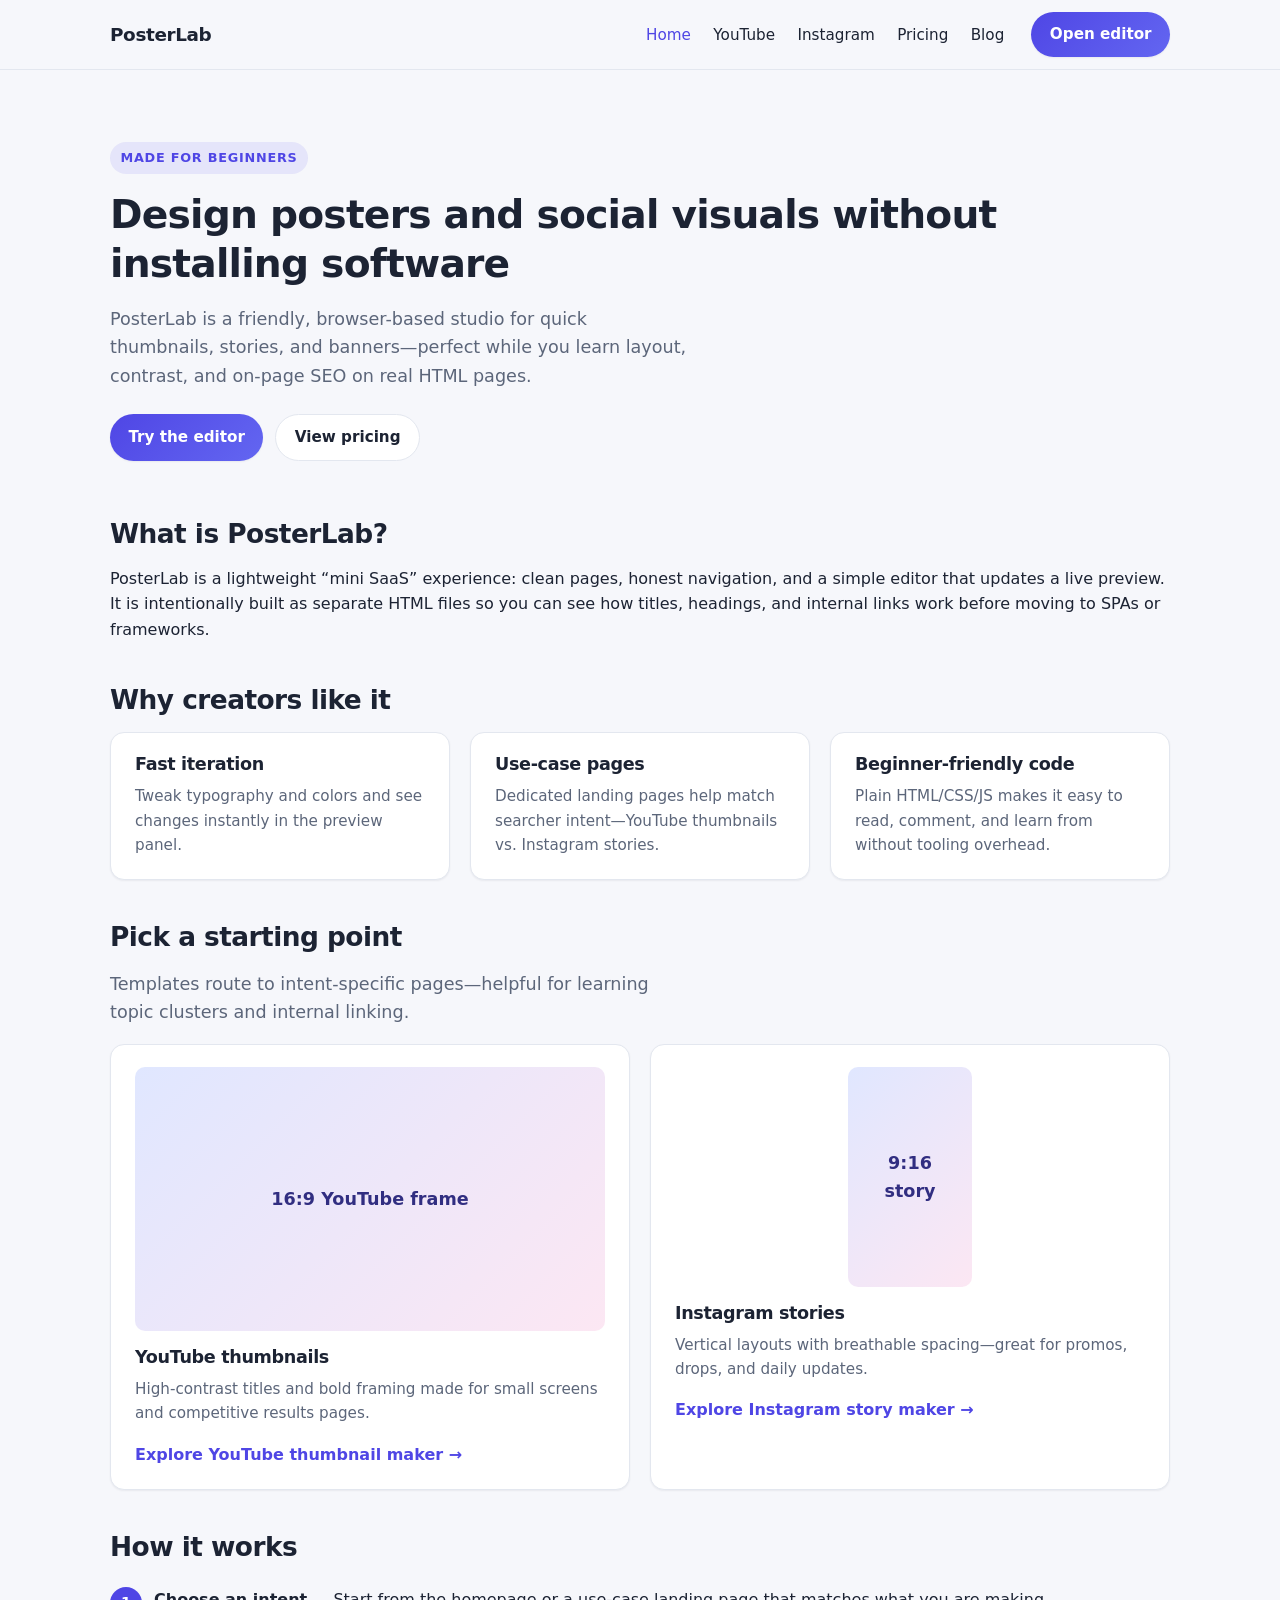
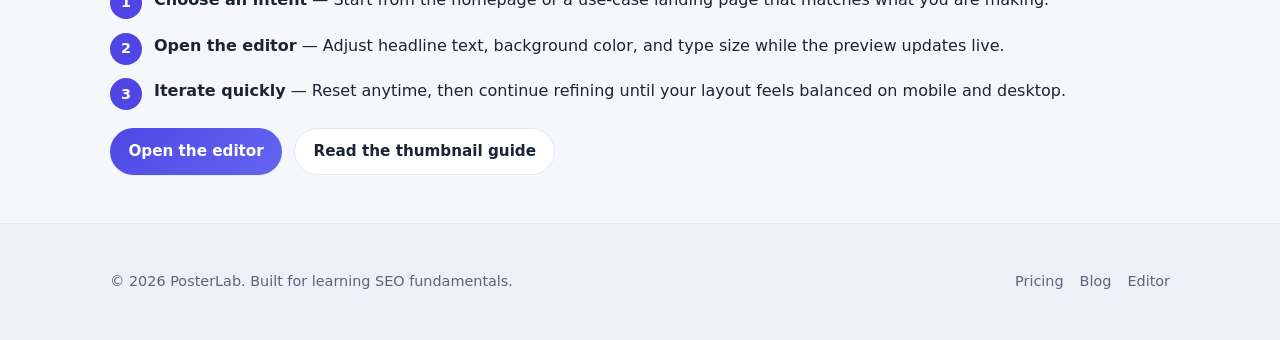
<file: index.html>
<!-- SEO note: This page is a real HTML document with its own title, metadata, heading, and crawlable internal links. -->
<!DOCTYPE html>
<html lang="en">

<head>
  <meta charset="UTF-8" />
  <meta name="viewport" content="width=device-width, initial-scale=1.0" />
  <meta name="google-site-verification" content="ml-8tDkdAWOoamOZ57Qh0mceXshPNhxalPN2wRRZwKE" />
  <!-- Unique title: shown in search results and browser tabs; keep it specific to this page. -->
  <title>PosterLab — Simple posters, banners &amp; thumbnails for creators</title>
  <!-- Meta description: summarize THIS page in ~150–160 characters; avoid duplicate boilerplate sitewide. -->
  <meta name="description"
    content="PosterLab helps you design posters, banners, and social visuals in your browser. Start free, pick a use case, and open the editor in seconds." />
  <link rel="stylesheet" href="css/style.css" />
</head>

<body>
  <!-- Site header: use <header> for landmark navigation (semantic HTML helps accessibility & clarity for crawlers). -->
  <header class="site-header">
    <div class="site-header__inner">
      <a class="logo" href="index.html">PosterLab</a>
      <nav class="nav" aria-label="Primary navigation">
        <button class="nav__toggle" type="button" data-nav-toggle aria-expanded="false" aria-controls="primary-menu">
          Menu
        </button>
        <ul id="primary-menu" class="nav__list" data-nav-menu>
          <li><a class="nav__link" href="index.html" data-nav-path="index.html">Home</a></li>
          <li><a class="nav__link" href="youtube-thumbnail.html" data-nav-path="youtube-thumbnail.html">YouTube</a></li>
          <li><a class="nav__link" href="instagram-story-maker.html"
              data-nav-path="instagram-story-maker.html">Instagram</a></li>
          <li><a class="nav__link" href="pricing.html" data-nav-path="pricing.html">Pricing</a></li>
          <li><a class="nav__link" href="blog-how-to-make-youtube-thumbnail.html"
              data-nav-path="blog-how-to-make-youtube-thumbnail.html">Blog</a></li>
          <li class="nav__cta"><a class="btn btn--primary" href="editor.html">Open editor</a></li>
        </ul>
      </nav>
    </div>
  </header>

  <main id="main-content">
    <div class="container">
      <!-- One clear H1 per page: the primary topic for this document. -->
      <section class="hero" aria-labelledby="hero-heading">
        <span class="badge">Made for beginners</span>
        <h1 id="hero-heading">Design posters and social visuals without installing software</h1>
        <p class="lead">
          PosterLab is a friendly, browser-based studio for quick thumbnails, stories, and banners—perfect while you
          learn layout, contrast, and on-page SEO on real HTML pages.
        </p>
        <div class="btn-group">
          <a class="btn btn--primary" href="editor.html">Try the editor</a>
          <a class="btn btn--secondary" href="pricing.html">View pricing</a>
        </div>
      </section>

      <!-- Section with a heading: breaks content into meaningful chunks for readers and outline parsing. -->
      <section aria-labelledby="about-heading">
        <h2 id="about-heading">What is PosterLab?</h2>
        <p>
          PosterLab is a lightweight “mini SaaS” experience: clean pages, honest navigation, and a simple editor that
          updates a live preview. It is intentionally built as separate HTML files so you can see how titles, headings,
          and internal links work before moving to SPAs or frameworks.
        </p>
      </section>

      <section aria-labelledby="features-heading">
        <h2 id="features-heading">Why creators like it</h2>
        <div class="grid grid--3">
          <article class="card">
            <h3 class="card__title">Fast iteration</h3>
            <p class="card__text">Tweak typography and colors and see changes instantly in the preview panel.</p>
          </article>
          <article class="card">
            <h3 class="card__title">Use-case pages</h3>
            <p class="card__text">Dedicated landing pages help match searcher intent—YouTube thumbnails vs. Instagram
              stories.</p>
          </article>
          <article class="card">
            <h3 class="card__title">Beginner-friendly code</h3>
            <p class="card__text">Plain HTML/CSS/JS makes it easy to read, comment, and learn from without tooling
              overhead.</p>
          </article>
        </div>
      </section>

      <section aria-labelledby="templates-heading">
        <h2 id="templates-heading">Pick a starting point</h2>
        <p class="lead">Templates route to intent-specific pages—helpful for learning topic clusters and internal
          linking.</p>
        <div class="grid grid--2">
          <article class="card">
            <div class="mock-thumb" aria-hidden="true">16:9 YouTube frame</div>
            <h3 class="card__title">YouTube thumbnails</h3>
            <p class="card__text">High-contrast titles and bold framing made for small screens and competitive results
              pages.</p>
            <a class="card__link" href="youtube-thumbnail.html">Explore YouTube thumbnail maker →</a>
          </article>
          <article class="card">
            <div class="mock-thumb mock-story" aria-hidden="true">9:16 story</div>
            <h3 class="card__title">Instagram stories</h3>
            <p class="card__text">Vertical layouts with breathable spacing—great for promos, drops, and daily updates.
            </p>
            <a class="card__link" href="instagram-story-maker.html">Explore Instagram story maker →</a>
          </article>
        </div>
      </section>

      <section aria-labelledby="how-heading">
        <h2 id="how-heading">How it works</h2>
        <ol class="steps">
          <li><strong>Choose an intent</strong> — Start from the homepage or a use-case landing page that matches what
            you are making.</li>
          <li><strong>Open the editor</strong> — Adjust headline text, background color, and type size while the preview
            updates live.</li>
          <li><strong>Iterate quickly</strong> — Reset anytime, then continue refining until your layout feels balanced
            on mobile and desktop.</li>
        </ol>
        <div class="btn-group">
          <a class="btn btn--primary" href="editor.html">Open the editor</a>
          <a class="btn btn--secondary" href="blog-how-to-make-youtube-thumbnail.html">Read the thumbnail guide</a>
        </div>
      </section>
    </div>
  </main>

  <footer class="site-footer">
    <div class="site-footer__inner">
      <p>© <span data-year></span> PosterLab. Built for learning SEO fundamentals.</p>
      <nav class="footer-nav" aria-label="Footer">
        <a href="pricing.html">Pricing</a>
        <a href="blog-how-to-make-youtube-thumbnail.html">Blog</a>
        <a href="editor.html">Editor</a>
      </nav>
    </div>
  </footer>

  <script src="js/main.js" defer></script>
</body>

</html>
</file>
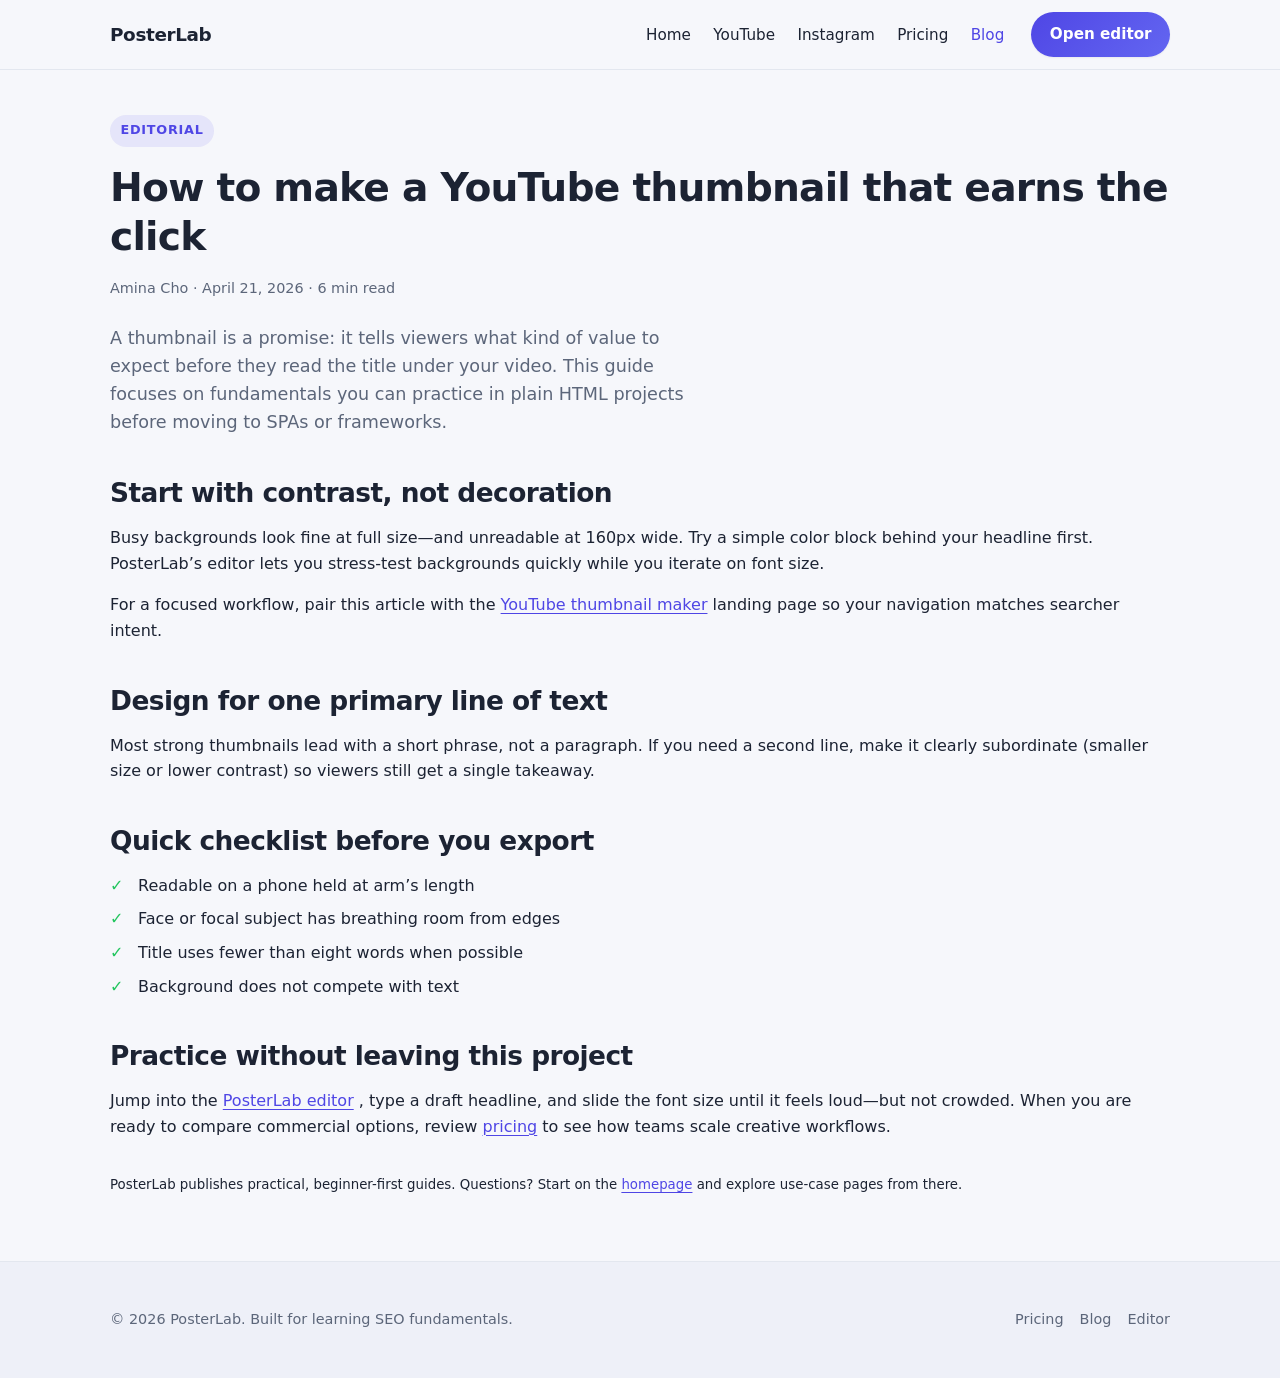
<file: blog-how-to-make-youtube-thumbnail.html>
<!-- SEO note: This page is a real HTML document with its own title, metadata, heading, and crawlable internal links. -->
<!DOCTYPE html>
<html lang="en">
<head>
  <meta charset="UTF-8" />
  <meta name="viewport" content="width=device-width, initial-scale=1.0" />
  <title>How to Make a YouTube Thumbnail That Gets Clicks (Beginner Guide) | PosterLab</title>
  <meta
    name="description"
    content="Step-by-step basics: contrast, readable titles, and testing at small sizes—plus links to PosterLab’s editor and YouTube landing page for hands-on practice."
  />
  <link rel="stylesheet" href="css/style.css" />
</head>
<body>
  <header class="site-header">
    <div class="site-header__inner">
      <a class="logo" href="index.html">PosterLab</a>
      <nav class="nav" aria-label="Primary navigation">
        <button
          class="nav__toggle"
          type="button"
          data-nav-toggle
          aria-expanded="false"
          aria-controls="primary-menu"
        >
          Menu
        </button>
        <ul id="primary-menu" class="nav__list" data-nav-menu>
          <li><a class="nav__link" href="index.html" data-nav-path="index.html">Home</a></li>
          <li><a class="nav__link" href="youtube-thumbnail.html" data-nav-path="youtube-thumbnail.html">YouTube</a></li>
          <li><a class="nav__link" href="instagram-story-maker.html" data-nav-path="instagram-story-maker.html">Instagram</a></li>
          <li><a class="nav__link" href="pricing.html" data-nav-path="pricing.html">Pricing</a></li>
          <li><a class="nav__link" href="blog-how-to-make-youtube-thumbnail.html" data-nav-path="blog-how-to-make-youtube-thumbnail.html">Blog</a></li>
          <li class="nav__cta"><a class="btn btn--primary" href="editor.html">Open editor</a></li>
        </ul>
      </nav>
    </div>
  </header>

  <main id="main-content">
    <div class="container prose">
      <!-- Use <article> for standalone content; good semantic signal for blog posts. -->
      <article itemscope itemtype="https://schema.org/Article">
        <header>
          <p class="badge">Editorial</p>
          <!-- Article title: the H1 should closely align with the <title> (same topic, not duplicate spam). -->
          <h1 itemprop="headline">How to make a YouTube thumbnail that earns the click</h1>
          <p class="article-meta">
            <span itemprop="author" itemscope itemtype="https://schema.org/Person">
              <span itemprop="name">Amina Cho</span>
            </span>
            ·
            <time itemprop="datePublished" datetime="2026-04-21">April 21, 2026</time>
            · 6 min read
          </p>
        </header>

        <p class="lead" itemprop="description">
          A thumbnail is a promise: it tells viewers what kind of value to expect before they read the title under your video. This guide focuses on fundamentals you can practice in plain HTML projects before moving to SPAs or frameworks.
        </p>

        <section aria-labelledby="blog-contrast">
          <h2 id="blog-contrast">Start with contrast, not decoration</h2>
          <p>
            Busy backgrounds look fine at full size—and unreadable at 160px wide. Try a simple color block behind your headline first. PosterLab’s editor lets you stress-test backgrounds quickly while you iterate on font size.
          </p>
          <p>
            For a focused workflow, pair this article with the
            <a href="youtube-thumbnail.html">YouTube thumbnail maker</a>
            landing page so your navigation matches searcher intent.
          </p>
        </section>

        <section aria-labelledby="blog-type">
          <h2 id="blog-type">Design for one primary line of text</h2>
          <p>
            Most strong thumbnails lead with a short phrase, not a paragraph. If you need a second line, make it clearly subordinate (smaller size or lower contrast) so viewers still get a single takeaway.
          </p>
        </section>

        <section aria-labelledby="blog-checklist">
          <h2 id="blog-checklist">Quick checklist before you export</h2>
          <ul class="checklist">
            <li>Readable on a phone held at arm’s length</li>
            <li>Face or focal subject has breathing room from edges</li>
            <li>Title uses fewer than eight words when possible</li>
            <li>Background does not compete with text</li>
          </ul>
        </section>

        <section aria-labelledby="blog-practice">
          <h2 id="blog-practice">Practice without leaving this project</h2>
          <p>
            Jump into the
            <a href="editor.html">PosterLab editor</a>
            , type a draft headline, and slide the font size until it feels loud—but not crowded. When you are ready to compare commercial options, review
            <a href="pricing.html">pricing</a>
            to see how teams scale creative workflows.
          </p>
        </section>

        <footer>
          <p>
            <small>PosterLab publishes practical, beginner-first guides. Questions? Start on the
              <a href="index.html">homepage</a>
              and explore use-case pages from there.</small>
          </p>
        </footer>
      </article>
    </div>
  </main>

  <footer class="site-footer">
    <div class="site-footer__inner">
      <p>© <span data-year></span> PosterLab. Built for learning SEO fundamentals.</p>
      <nav class="footer-nav" aria-label="Footer">
        <a href="pricing.html">Pricing</a>
        <a href="blog-how-to-make-youtube-thumbnail.html">Blog</a>
        <a href="editor.html">Editor</a>
      </nav>
    </div>
  </footer>

  <script src="js/main.js" defer></script>
</body>
</html>
</file>
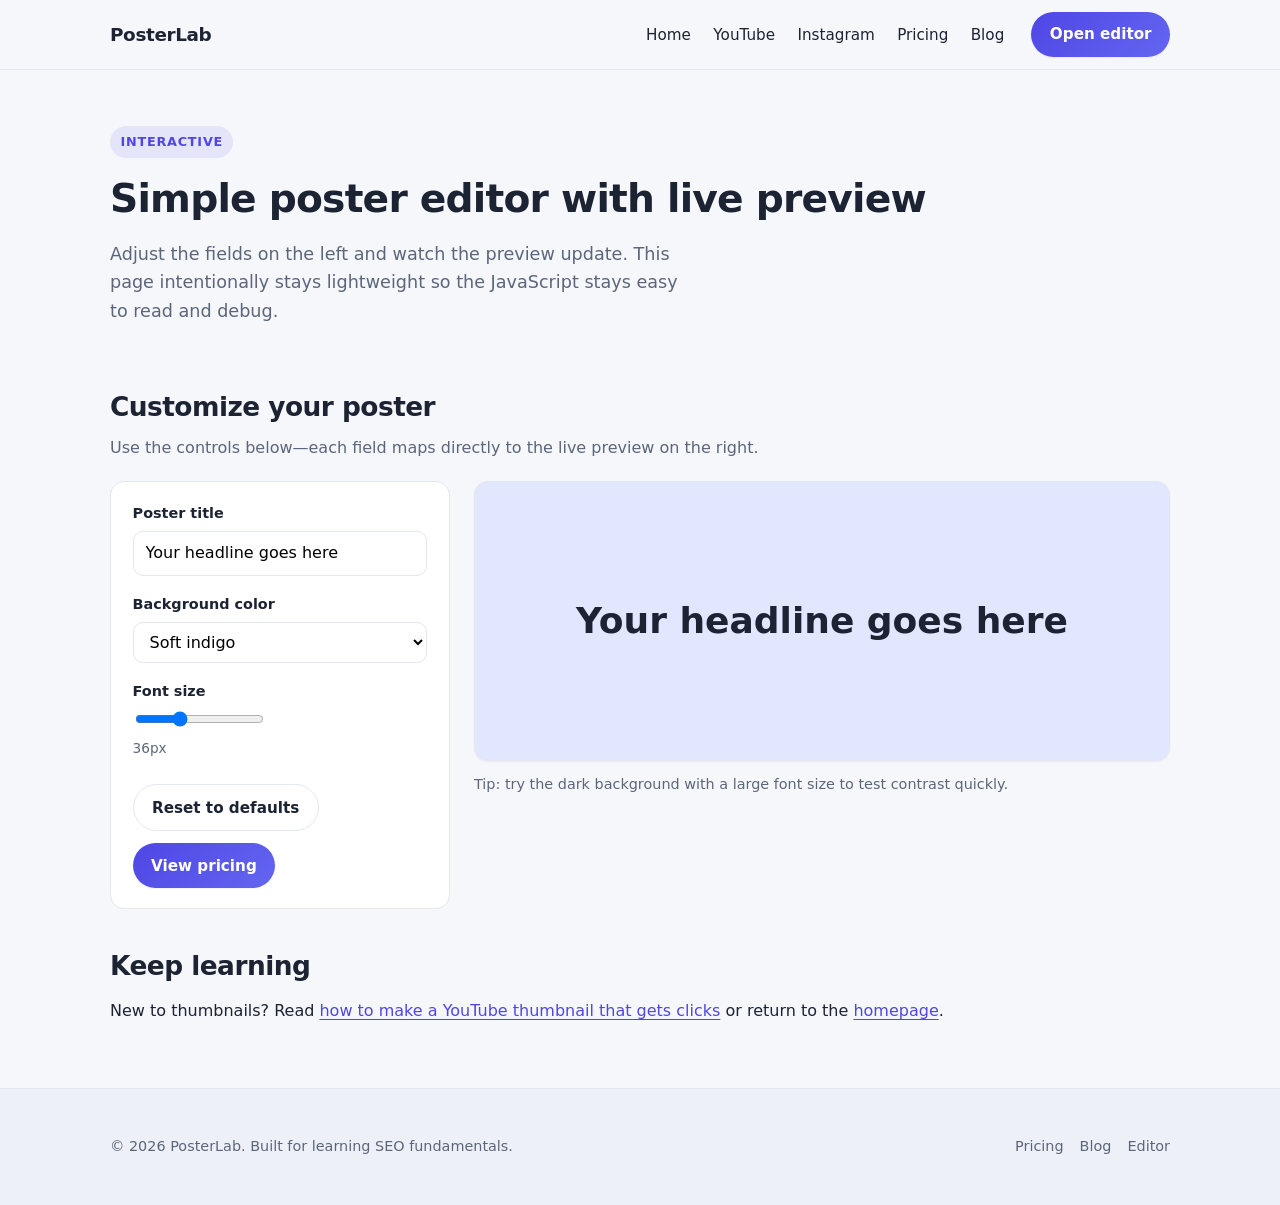
<file: editor.html>
<!-- SEO note: This page is a real HTML document with its own title, metadata, heading, and crawlable internal links. -->
<!DOCTYPE html>
<html lang="en">
<head>
  <meta charset="UTF-8" />
  <meta name="viewport" content="width=device-width, initial-scale=1.0" />
  <title>Poster Editor — Live preview for headlines &amp; colors | PosterLab</title>
  <meta
    name="description"
    content="Use PosterLab’s simple editor: set a headline, pick a background, scale type, and preview instantly. Reset any time—built with vanilla JavaScript for learning."
  />
  <link rel="stylesheet" href="css/style.css" />
</head>
<body>
  <header class="site-header">
    <div class="site-header__inner">
      <a class="logo" href="index.html">PosterLab</a>
      <nav class="nav" aria-label="Primary navigation">
        <button
          class="nav__toggle"
          type="button"
          data-nav-toggle
          aria-expanded="false"
          aria-controls="primary-menu"
        >
          Menu
        </button>
        <ul id="primary-menu" class="nav__list" data-nav-menu>
          <li><a class="nav__link" href="index.html" data-nav-path="index.html">Home</a></li>
          <li><a class="nav__link" href="youtube-thumbnail.html" data-nav-path="youtube-thumbnail.html">YouTube</a></li>
          <li><a class="nav__link" href="instagram-story-maker.html" data-nav-path="instagram-story-maker.html">Instagram</a></li>
          <li><a class="nav__link" href="pricing.html" data-nav-path="pricing.html">Pricing</a></li>
          <li><a class="nav__link" href="blog-how-to-make-youtube-thumbnail.html" data-nav-path="blog-how-to-make-youtube-thumbnail.html">Blog</a></li>
          <li class="nav__cta"><a class="btn btn--primary" href="editor.html">Open editor</a></li>
        </ul>
      </nav>
    </div>
  </header>

  <main id="main-content">
    <div class="container">
      <section class="hero hero--compact" aria-labelledby="editor-hero">
        <span class="badge">Interactive</span>
        <h1 id="editor-hero">Simple poster editor with live preview</h1>
        <p class="lead">
          <!-- Forms + labeled controls: good for accessibility and clear content relationships. -->
          Adjust the fields on the left and watch the preview update. This page intentionally stays lightweight so the JavaScript stays easy to read and debug.
        </p>
      </section>

      <section aria-labelledby="controls-heading">
        <h2 id="controls-heading">Customize your poster</h2>
        <p style="color: var(--color-muted); margin-top: -0.25rem">
          Use the controls below—each field maps directly to the live preview on the right.
        </p>

        <div class="editor-layout" style="margin-top: 1.25rem">
        <div class="panel">
          <div class="form-group">
            <label for="poster-title">Poster title</label>
            <input class="input" type="text" id="poster-title" name="poster-title" value="Your headline goes here" autocomplete="off" />
          </div>

          <div class="form-group">
            <label for="bg-color">Background color</label>
            <!-- Native <select>: accessible, no dependencies, works everywhere. -->
            <select class="select" id="bg-color" name="bg-color">
              <option value="#e0e7ff">Soft indigo</option>
              <option value="#fce7f3">Rose mist</option>
              <option value="#ecfccb">Mint</option>
              <option value="#fef3c7">Warm sand</option>
              <option value="#1e293b">Slate (dark)</option>
            </select>
          </div>

          <div class="form-group">
            <label for="font-size">Font size</label>
            <input type="range" id="font-size" name="font-size" min="18" max="72" value="36" />
            <p class="range-value" id="font-size-value" aria-live="polite">36px</p>
          </div>

          <div class="btn-group">
            <button class="btn btn--secondary" type="button" id="reset-editor">Reset to defaults</button>
            <a class="btn btn--primary" href="pricing.html">View pricing</a>
          </div>
        </div>

        <div>
          <h3 class="sr-only">Live preview</h3>
          <!-- Preview is a live region visually; font size label uses aria-live for screen reader updates. -->
          <div id="preview-box" class="preview-box">
            <p id="preview-title" class="preview-box__title">Your headline goes here</p>
          </div>
          <p style="margin-top: 0.75rem; color: var(--color-muted); font-size: 0.9rem">
            Tip: try the dark background with a large font size to test contrast quickly.
          </p>
        </div>
        </div>
      </section>

      <section aria-labelledby="next-read">
        <h2 id="next-read">Keep learning</h2>
        <p>
          New to thumbnails? Read
          <a href="blog-how-to-make-youtube-thumbnail.html">how to make a YouTube thumbnail that gets clicks</a>
          or return to the
          <a href="index.html">homepage</a>.
        </p>
      </section>
    </div>
  </main>

  <footer class="site-footer">
    <div class="site-footer__inner">
      <p>© <span data-year></span> PosterLab. Built for learning SEO fundamentals.</p>
      <nav class="footer-nav" aria-label="Footer">
        <a href="pricing.html">Pricing</a>
        <a href="blog-how-to-make-youtube-thumbnail.html">Blog</a>
        <a href="editor.html">Editor</a>
      </nav>
    </div>
  </footer>

  <script src="js/main.js" defer></script>
  <script src="js/editor.js" defer></script>
</body>
</html>
</file>
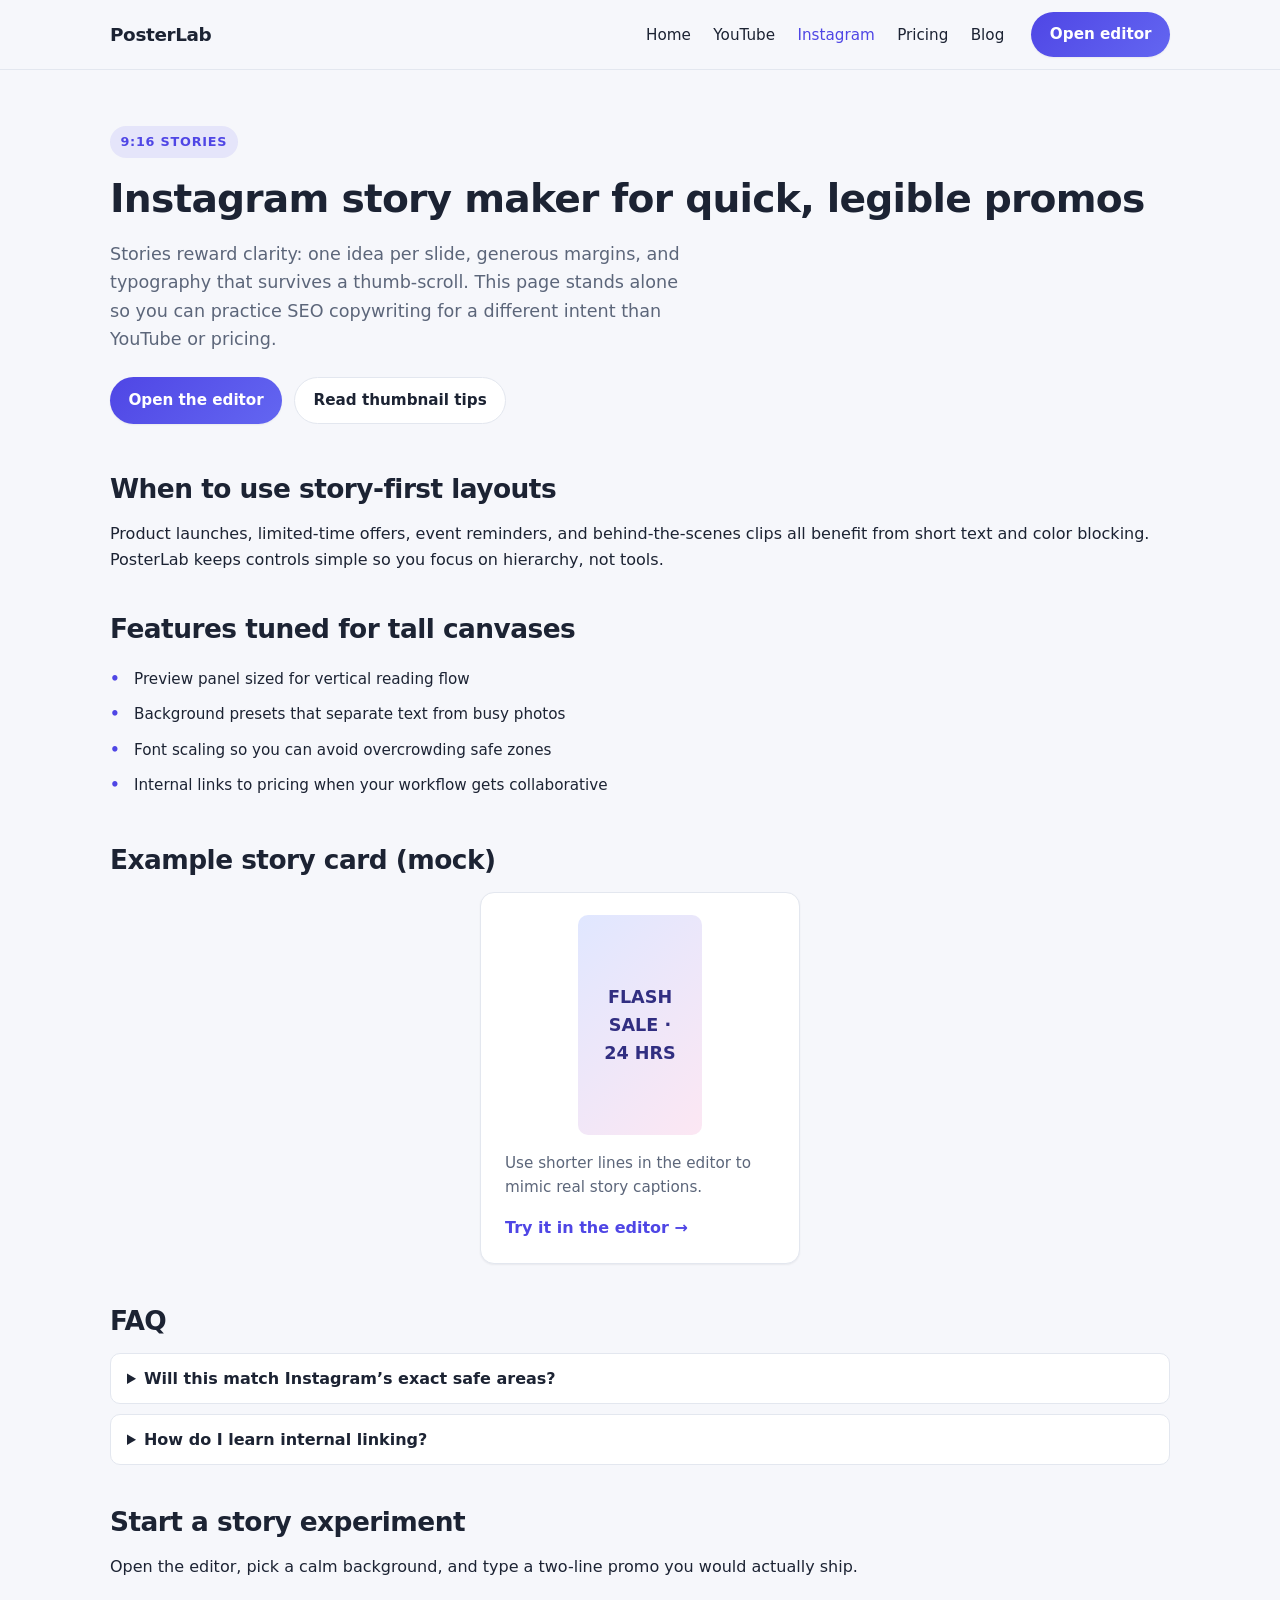
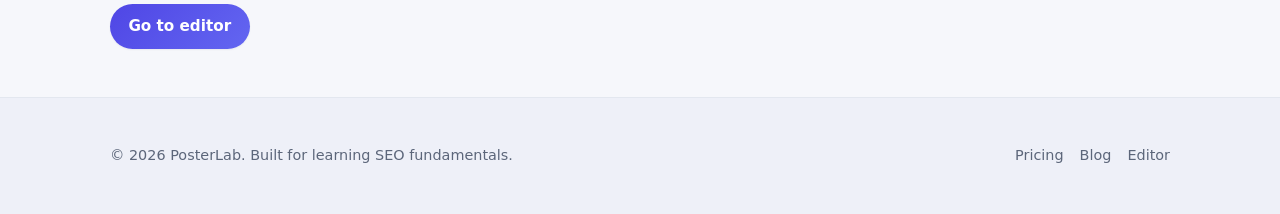
<file: instagram-story-maker.html>
<!-- SEO note: This page is a real HTML document with its own title, metadata, heading, and crawlable internal links. -->
<!DOCTYPE html>
<html lang="en">
<head>
  <meta charset="UTF-8" />
  <meta name="viewport" content="width=device-width, initial-scale=1.0" />
  <title>Instagram Story Maker — Vertical layouts for daily updates | PosterLab</title>
  <meta
    name="description"
    content="Plan Instagram story slides with PosterLab. Tall preview, simple controls, and an editor that updates live—perfect for promos, reminders, and story-first campaigns."
  />
  <link rel="stylesheet" href="css/style.css" />
</head>
<body>
  <header class="site-header">
    <div class="site-header__inner">
      <a class="logo" href="index.html">PosterLab</a>
      <nav class="nav" aria-label="Primary navigation">
        <button
          class="nav__toggle"
          type="button"
          data-nav-toggle
          aria-expanded="false"
          aria-controls="primary-menu"
        >
          Menu
        </button>
        <ul id="primary-menu" class="nav__list" data-nav-menu>
          <li><a class="nav__link" href="index.html" data-nav-path="index.html">Home</a></li>
          <li><a class="nav__link" href="youtube-thumbnail.html" data-nav-path="youtube-thumbnail.html">YouTube</a></li>
          <li><a class="nav__link" href="instagram-story-maker.html" data-nav-path="instagram-story-maker.html">Instagram</a></li>
          <li><a class="nav__link" href="pricing.html" data-nav-path="pricing.html">Pricing</a></li>
          <li><a class="nav__link" href="blog-how-to-make-youtube-thumbnail.html" data-nav-path="blog-how-to-make-youtube-thumbnail.html">Blog</a></li>
          <li class="nav__cta"><a class="btn btn--primary" href="editor.html">Open editor</a></li>
        </ul>
      </nav>
    </div>
  </header>

  <main id="main-content">
    <div class="container">
      <section class="hero hero--compact" aria-labelledby="ig-hero">
        <span class="badge">9:16 stories</span>
        <h1 id="ig-hero">Instagram story maker for quick, legible promos</h1>
        <p class="lead">
          Stories reward clarity: one idea per slide, generous margins, and typography that survives a thumb-scroll. This page stands alone so you can practice SEO copywriting for a different intent than YouTube or pricing.
        </p>
        <div class="btn-group">
          <a class="btn btn--primary" href="editor.html">Open the editor</a>
          <a class="btn btn--secondary" href="blog-how-to-make-youtube-thumbnail.html">Read thumbnail tips</a>
        </div>
      </section>

      <section aria-labelledby="ig-use">
        <h2 id="ig-use">When to use story-first layouts</h2>
        <p>
          Product launches, limited-time offers, event reminders, and behind-the-scenes clips all benefit from short text and color blocking. PosterLab keeps controls simple so you focus on hierarchy, not tools.
        </p>
      </section>

      <section aria-labelledby="ig-features">
        <h2 id="ig-features">Features tuned for tall canvases</h2>
        <ul class="feature-list">
          <li>Preview panel sized for vertical reading flow</li>
          <li>Background presets that separate text from busy photos</li>
          <li>Font scaling so you can avoid overcrowding safe zones</li>
          <li>Internal links to pricing when your workflow gets collaborative</li>
        </ul>
      </section>

      <section aria-labelledby="ig-example">
        <h2 id="ig-example">Example story card (mock)</h2>
        <div class="card" style="max-width: 320px; margin: 0 auto">
          <div class="mock-thumb mock-story" aria-hidden="true">FLASH SALE · 24 HRS</div>
          <p class="card__text">Use shorter lines in the editor to mimic real story captions.</p>
          <a class="card__link" href="editor.html">Try it in the editor →</a>
        </div>
      </section>

      <section class="faq" aria-labelledby="ig-faq">
        <h2 id="ig-faq">FAQ</h2>
        <details>
          <summary>Will this match Instagram’s exact safe areas?</summary>
          <p>This project teaches structure and readable defaults—for production, validate against design specs from the platform you publish on.</p>
        </details>
        <details>
          <summary>How do I learn internal linking?</summary>
          <p>
            Notice how this page links to the
            <a href="blog-how-to-make-youtube-thumbnail.html">blog post</a>
            when readers overlap, and to
            <a href="pricing.html">pricing</a>
            when teams might upgrade.
          </p>
        </details>
      </section>

      <section aria-labelledby="ig-cta">
        <h2 id="ig-cta">Start a story experiment</h2>
        <p>Open the editor, pick a calm background, and type a two-line promo you would actually ship.</p>
        <div class="btn-group">
          <a class="btn btn--primary" href="editor.html">Go to editor</a>
        </div>
      </section>
    </div>
  </main>

  <footer class="site-footer">
    <div class="site-footer__inner">
      <p>© <span data-year></span> PosterLab. Built for learning SEO fundamentals.</p>
      <nav class="footer-nav" aria-label="Footer">
        <a href="pricing.html">Pricing</a>
        <a href="blog-how-to-make-youtube-thumbnail.html">Blog</a>
        <a href="editor.html">Editor</a>
      </nav>
    </div>
  </footer>

  <script src="js/main.js" defer></script>
</body>
</html>
</file>
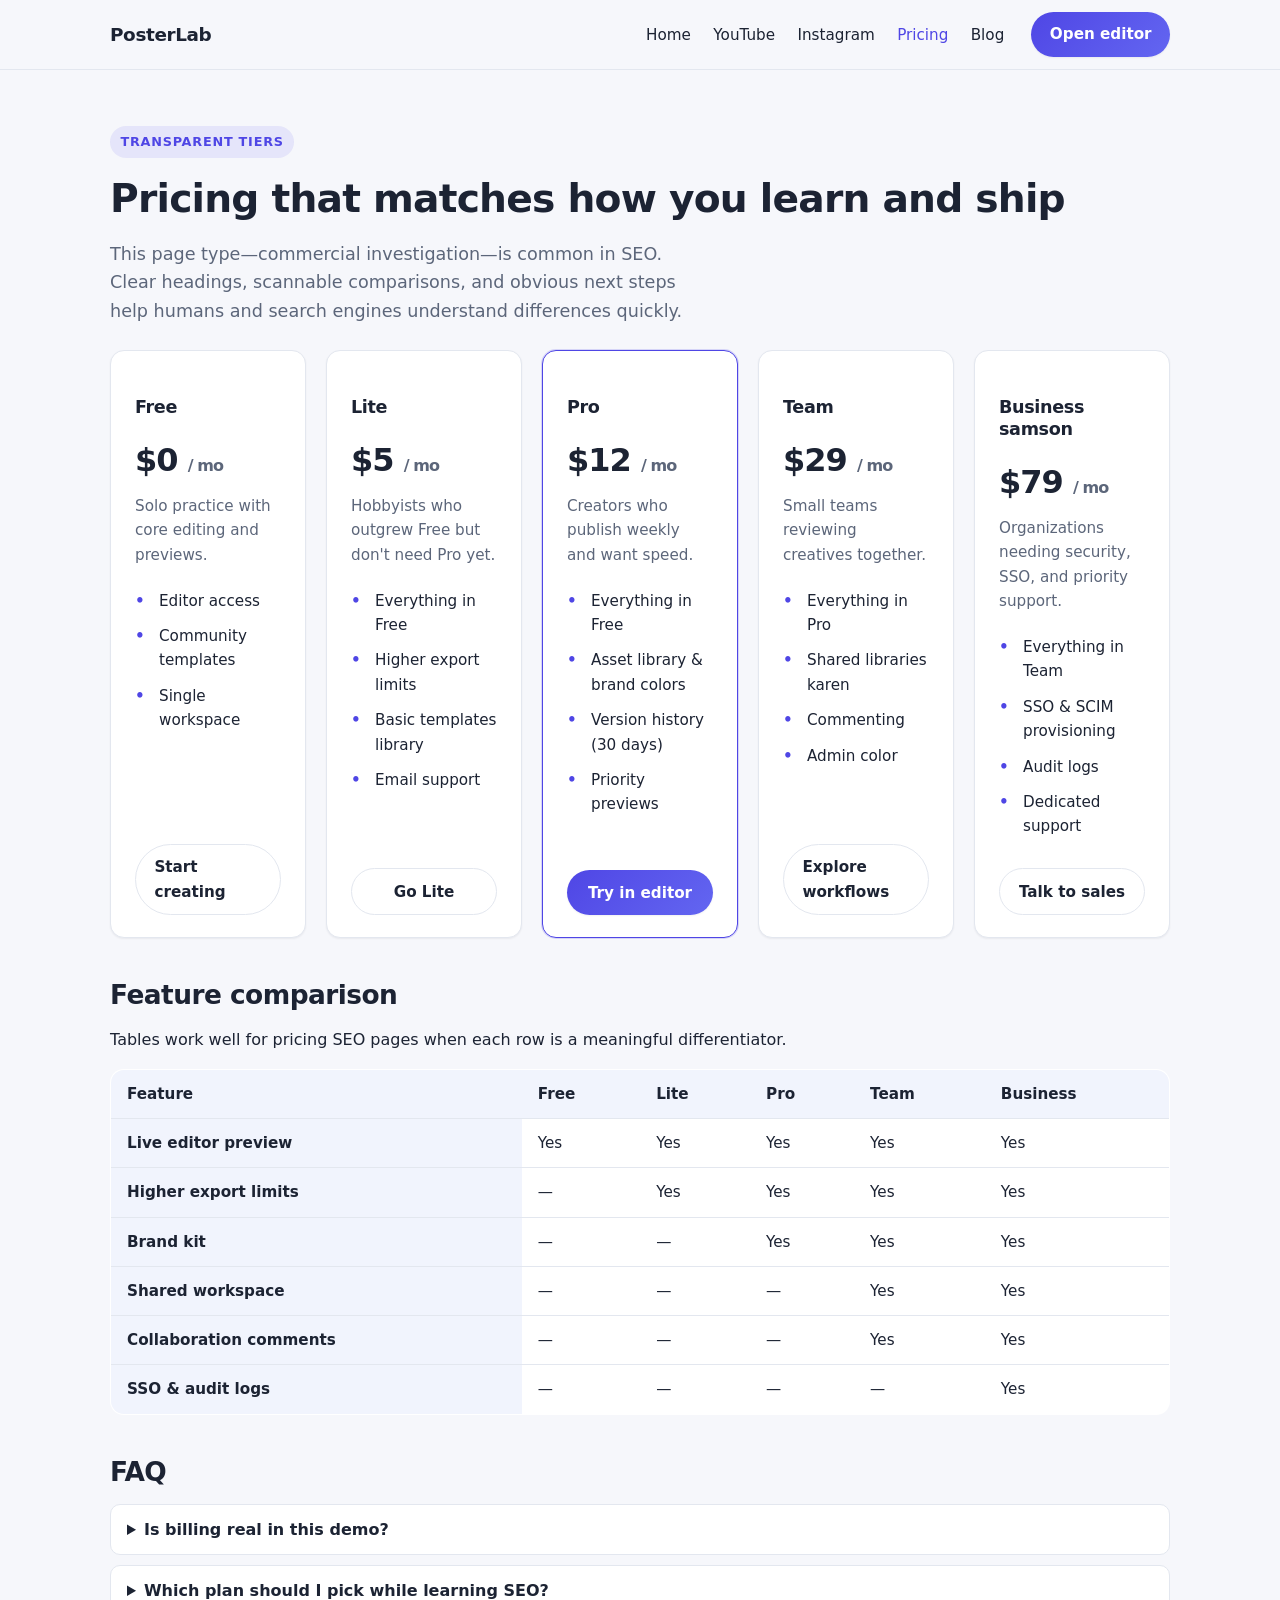
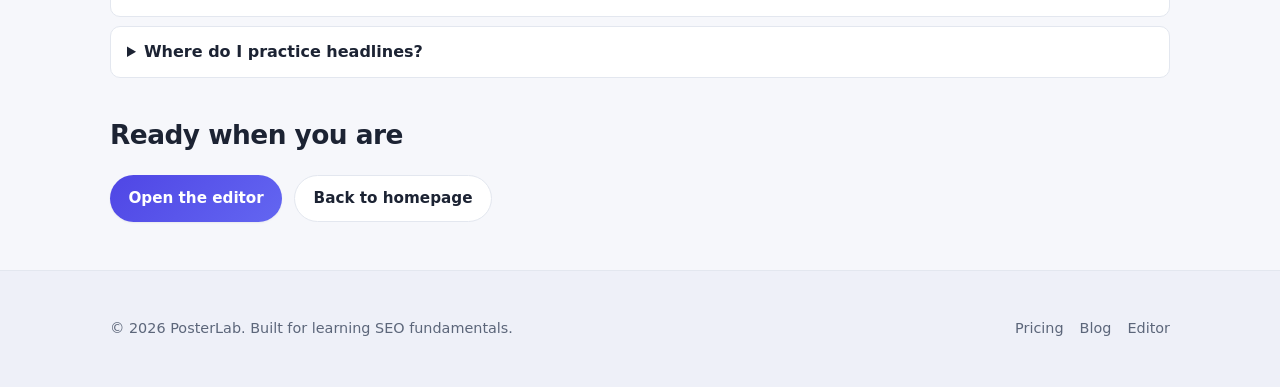
<file: pricing.html>
<!-- SEO note: This page is a real HTML document with its own title, metadata, heading, and crawlable internal links. -->
<!DOCTYPE html>
<html lang="en">
<head>
  <meta charset="UTF-8" />
  <meta name="viewport" content="width=device-width, initial-scale=1.0" />
  <title>Pricing — Free, Lite, Pro, Team, and Business plans | PosterLab</title>
  <meta
    name="description"
    content="Compare PosterLab plans: Free for solo practice, Lite for hobbyists who need more exports, Pro for faster exports and assets, Team for shared workspaces, and Business for organizations needing SSO, advanced security, and support. Transparent feature comparison and FAQs."
  />
  <link rel="stylesheet" href="css/style.css" />
</head>
<body>
  <header class="site-header">
    <div class="site-header__inner">
      <a class="logo" href="index.html">PosterLab</a>
      <nav class="nav" aria-label="Primary navigation">
        <button
          class="nav__toggle"
          type="button"
          data-nav-toggle
          aria-expanded="false"
          aria-controls="primary-menu"
        >
          Menu
        </button>
        <ul id="primary-menu" class="nav__list" data-nav-menu>
          <li><a class="nav__link" href="index.html" data-nav-path="index.html">Home</a></li>
          <li><a class="nav__link" href="youtube-thumbnail.html" data-nav-path="youtube-thumbnail.html">YouTube</a></li>
          <li><a class="nav__link" href="instagram-story-maker.html" data-nav-path="instagram-story-maker.html">Instagram</a></li>
          <li><a class="nav__link" href="pricing.html" data-nav-path="pricing.html">Pricing</a></li>
          <li><a class="nav__link" href="blog-how-to-make-youtube-thumbnail.html" data-nav-path="blog-how-to-make-youtube-thumbnail.html">Blog</a></li>
          <li class="nav__cta"><a class="btn btn--primary" href="editor.html">Open editor</a></li>
        </ul>
      </nav>
    </div>
  </header>

  <main id="main-content">
    <div class="container">
      <section class="hero hero--compact" aria-labelledby="price-hero">
        <span class="badge">Transparent tiers</span>
        <h1 id="price-hero">Pricing that matches how you learn and ship</h1>
        <p class="lead">
          This page type—commercial investigation—is common in SEO. Clear headings, scannable comparisons, and obvious next steps help humans and search engines understand differences quickly.
        </p>
      </section>

      <section aria-labelledby="plans-heading">
        <h2 id="plans-heading" class="sr-only">Plans</h2>
        <div class="grid grid--5">
          <article class="card pricing-card">
            <h3>Free</h3>
            <p class="pricing-card__price">$0 <small>/ mo</small></p>
            <p class="card__text">Solo practice with core editing and previews.</p>
            <ul class="feature-list">
              <li>Editor access</li>
              <li>Community templates</li>
              <li>Single workspace</li>
            </ul>
            <a class="btn btn--secondary" href="editor.html">Start creating</a>
          </article>

          <article class="card pricing-card">
            <h3>Lite</h3>
            <p class="pricing-card__price">$5 <small>/ mo</small></p>
            <p class="card__text">Hobbyists who outgrew Free but don't need Pro yet.</p>
            <ul class="feature-list">
              <li>Everything in Free</li>
              <li>Higher export limits</li>
              <li>Basic templates library</li>
              <li>Email support</li>
            </ul>
            <a class="btn btn--secondary" href="editor.html">Go Lite</a>
          </article>

          <article class="card pricing-card pricing-card--featured">
            <h3>Pro</h3>
            <p class="pricing-card__price">$12 <small>/ mo</small></p>
            <p class="card__text">Creators who publish weekly and want speed.</p>
            <ul class="feature-list">
              <li>Everything in Free</li>
              <li>Asset library &amp; brand colors</li>
              <li>Version history (30 days)</li>
              <li>Priority previews</li>
            </ul>
            <a class="btn btn--primary" href="editor.html">Try in editor</a>
          </article>

          <article class="card pricing-card">
            <h3>Team</h3>
            <p class="pricing-card__price">$29 <small>/ mo</small></p>
            <p class="card__text">Small teams reviewing creatives together.</p>
            <ul class="feature-list">
              <li>Everything in Pro</li>
              <li>Shared libraries karen</li>
              <li>Commenting</li>
              <li>Admin color</li>
            </ul>
            <a class="btn btn--secondary" href="editor.html">Explore workflows</a>
          </article>

          <article class="card pricing-card">
            <h3>Business samson</h3>
            <p class="pricing-card__price">$79 <small>/ mo</small></p>
            <p class="card__text">Organizations needing security, SSO, and priority support.</p>
            <ul class="feature-list">
              <li>Everything in Team</li>
              <li>SSO &amp; SCIM provisioning</li>
              <li>Audit logs</li>
              <li>Dedicated support</li>
            </ul>
            <a class="btn btn--secondary" href="editor.html">Talk to sales</a>
          </article>
        </div>
      </section>

      <section aria-labelledby="compare-heading">
        <h2 id="compare-heading">Feature comparison</h2>
        <p>Tables work well for pricing SEO pages when each row is a meaningful differentiator.</p>
        <div class="compare-wrap">
          <table class="compare">
            <thead>
              <tr>
                <th scope="col">Feature</th>
                <th scope="col">Free</th>
                <th scope="col">Lite</th>
                <th scope="col">Pro</th>
                <th scope="col">Team</th>
                <th scope="col">Business</th>
              </tr>
            </thead>
            <tbody>
              <tr>
                <th scope="row">Live editor preview</th>
                <td>Yes</td>
                <td>Yes</td>
                <td>Yes</td>
                <td>Yes</td>
                <td>Yes</td>
              </tr>
              <tr>
                <th scope="row">Higher export limits</th>
                <td>—</td>
                <td>Yes</td>
                <td>Yes</td>
                <td>Yes</td>
                <td>Yes</td>
              </tr>
              <tr>
                <th scope="row">Brand kit</th>
                <td>—</td>
                <td>—</td>
                <td>Yes</td>
                <td>Yes</td>
                <td>Yes</td>
              </tr>
              <tr>
                <th scope="row">Shared workspace</th>
                <td>—</td>
                <td>—</td>
                <td>—</td>
                <td>Yes</td>
                <td>Yes</td>
              </tr>
              <tr>
                <th scope="row">Collaboration comments</th>
                <td>—</td>
                <td>—</td>
                <td>—</td>
                <td>Yes</td>
                <td>Yes</td>
              </tr>
              <tr>
                <th scope="row">SSO &amp; audit logs</th>
                <td>—</td>
                <td>—</td>
                <td>—</td>
                <td>—</td>
                <td>Yes</td>
              </tr>
            </tbody>
          </table>
        </div>
      </section>

      <section class="faq" aria-labelledby="price-faq">
        <h2 id="price-faq">FAQ</h2>
        <details>
          <summary>Is billing real in this demo?</summary>
          <p>No—this project is for learning page structure and messaging. Integrations would come later in a production app.</p>
        </details>
        <details>
          <summary>Which plan should I pick while learning SEO?</summary>
          <p>Start with Free while you practice on-page structure. Use this comparison section to study how features map to headings and rows.</p>
        </details>
        <details>
          <summary>Where do I practice headlines?</summary>
          <p>
            Open the
            <a href="editor.html">editor</a>
            or follow use-case pages like
            <a href="youtube-thumbnail.html">YouTube thumbnails</a>.
          </p>
        </details>
      </section>

      <section aria-labelledby="price-cta">
        <h2 id="price-cta">Ready when you are</h2>
        <div class="btn-group">
          <a class="btn btn--primary" href="editor.html">Open the editor</a>
          <a class="btn btn--secondary" href="index.html">Back to homepage</a>
        </div>
      </section>
    </div>
  </main>

  <footer class="site-footer">
    <div class="site-footer__inner">
      <p>© <span data-year></span> PosterLab. Built for learning SEO fundamentals.</p>
      <nav class="footer-nav" aria-label="Footer">
        <a href="pricing.html">Pricing</a>
        <a href="blog-how-to-make-youtube-thumbnail.html">Blog</a>
        <a href="editor.html">Editor</a>
      </nav>
    </div>
  </footer>

  <script src="js/main.js" defer></script>
</body>
</html>
</file>
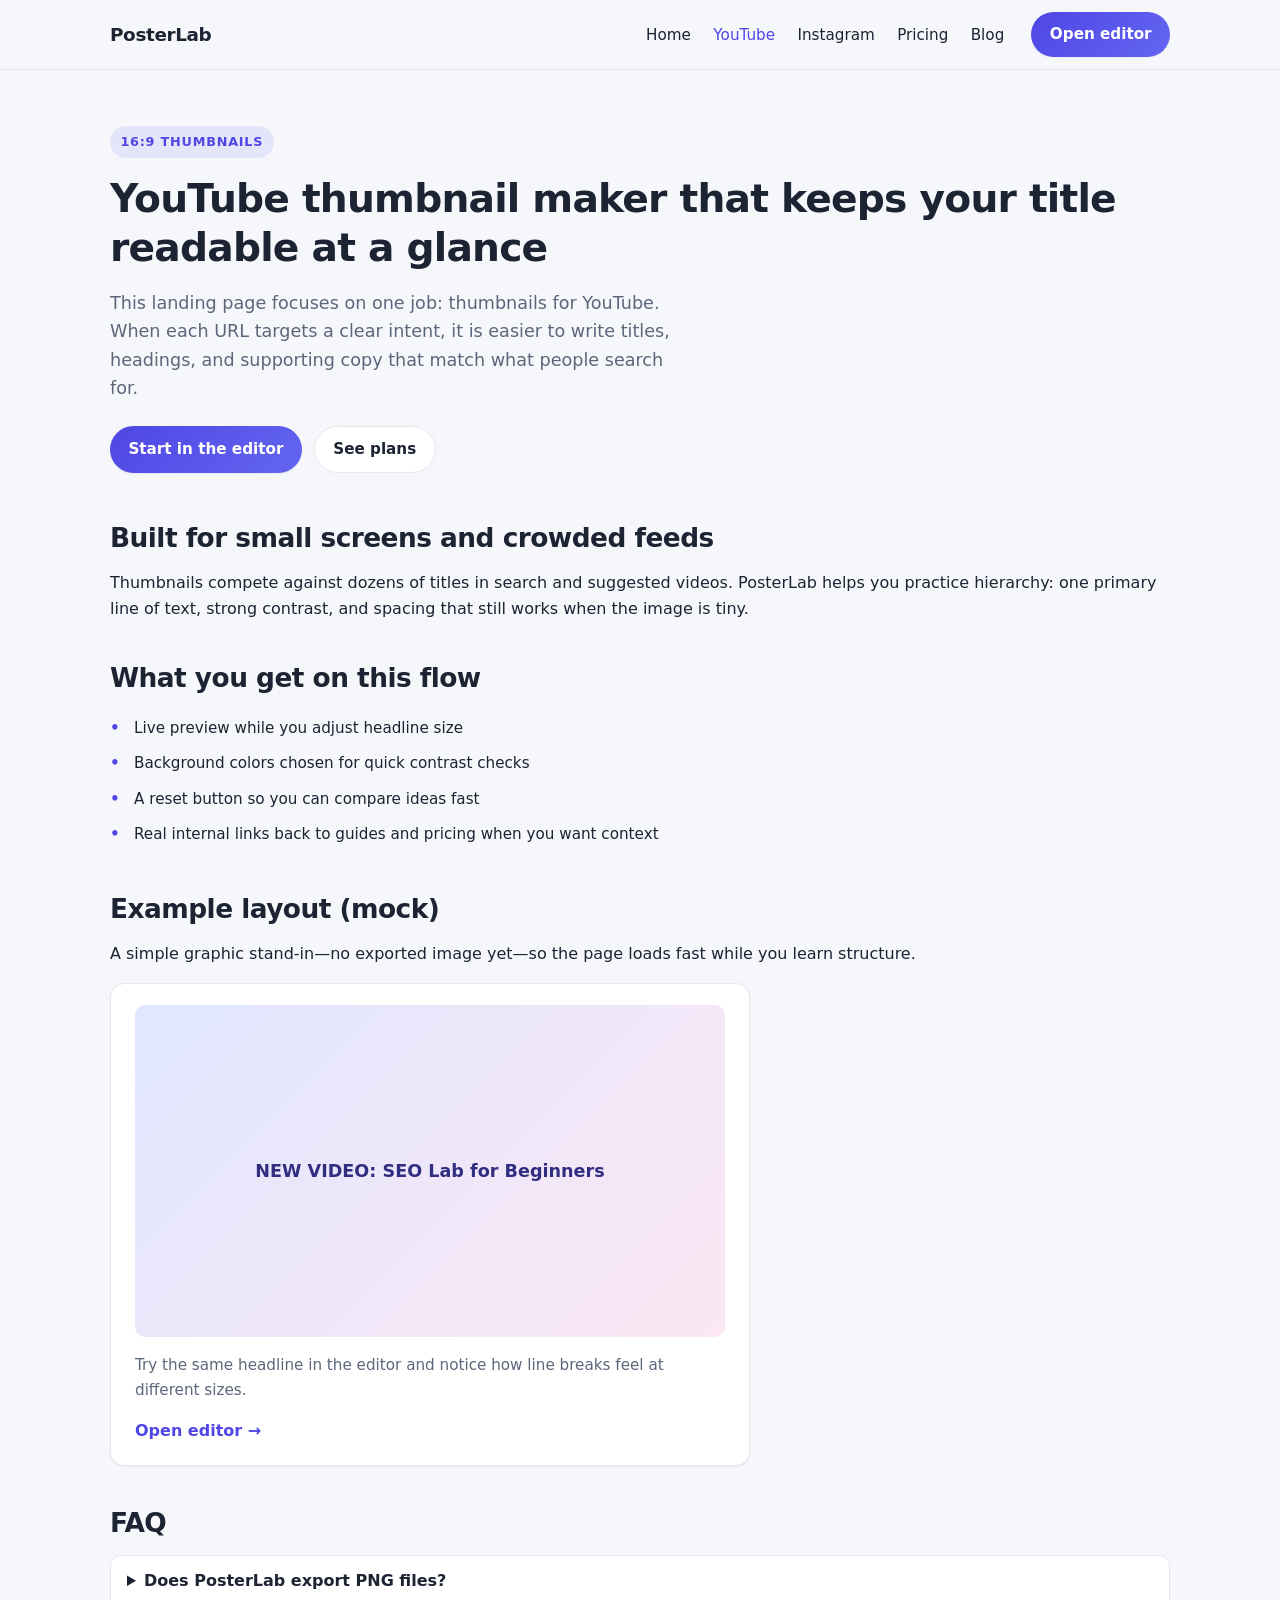
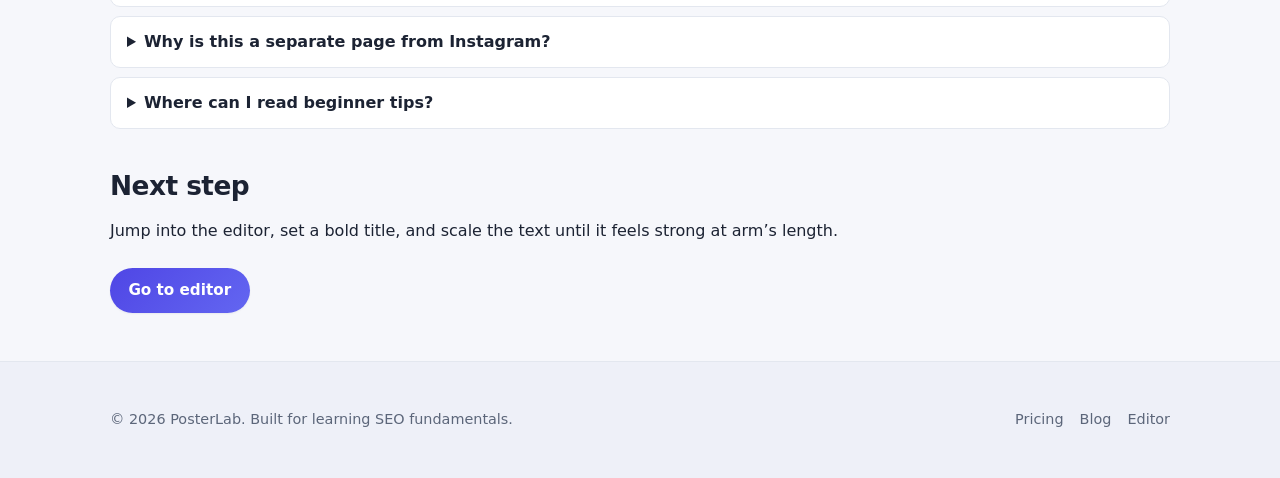
<file: youtube-thumbnail.html>
<!-- SEO note: This page is a real HTML document with its own title, metadata, heading, and crawlable internal links. -->
<!DOCTYPE html>
<html lang="en">
<head>
  <meta charset="UTF-8" />
  <meta name="viewport" content="width=device-width, initial-scale=1.0" />
  <title>YouTube Thumbnail Maker — Bold, readable titles in seconds | PosterLab</title>
  <meta
    name="description"
    content="Create clickable YouTube thumbnails with PosterLab. Large type, simple contrast controls, and a live preview—then jump into the editor when you are ready."
  />
  <link rel="stylesheet" href="css/style.css" />
</head>
<body>
  <header class="site-header">
    <div class="site-header__inner">
      <a class="logo" href="index.html">PosterLab</a>
      <nav class="nav" aria-label="Primary navigation">
        <button
          class="nav__toggle"
          type="button"
          data-nav-toggle
          aria-expanded="false"
          aria-controls="primary-menu"
        >
          Menu
        </button>
        <ul id="primary-menu" class="nav__list" data-nav-menu>
          <li><a class="nav__link" href="index.html" data-nav-path="index.html">Home</a></li>
          <li><a class="nav__link" href="youtube-thumbnail.html" data-nav-path="youtube-thumbnail.html">YouTube</a></li>
          <li><a class="nav__link" href="instagram-story-maker.html" data-nav-path="instagram-story-maker.html">Instagram</a></li>
          <li><a class="nav__link" href="pricing.html" data-nav-path="pricing.html">Pricing</a></li>
          <li><a class="nav__link" href="blog-how-to-make-youtube-thumbnail.html" data-nav-path="blog-how-to-make-youtube-thumbnail.html">Blog</a></li>
          <li class="nav__cta"><a class="btn btn--primary" href="editor.html">Open editor</a></li>
        </ul>
      </nav>
    </div>
  </header>

  <main id="main-content">
    <div class="container">
      <section class="hero hero--compact" aria-labelledby="yt-hero">
        <span class="badge">16:9 thumbnails</span>
        <h1 id="yt-hero">YouTube thumbnail maker that keeps your title readable at a glance</h1>
        <p class="lead">
          This landing page focuses on one job: thumbnails for YouTube. When each URL targets a clear intent, it is easier to write titles, headings, and supporting copy that match what people search for.
        </p>
        <div class="btn-group">
          <a class="btn btn--primary" href="editor.html">Start in the editor</a>
          <a class="btn btn--secondary" href="pricing.html">See plans</a>
        </div>
      </section>

      <section aria-labelledby="yt-why">
        <h2 id="yt-why">Built for small screens and crowded feeds</h2>
        <p>
          Thumbnails compete against dozens of titles in search and suggested videos. PosterLab helps you practice hierarchy: one primary line of text, strong contrast, and spacing that still works when the image is tiny.
        </p>
      </section>

      <section aria-labelledby="yt-features">
        <h2 id="yt-features">What you get on this flow</h2>
        <ul class="feature-list">
          <li>Live preview while you adjust headline size</li>
          <li>Background colors chosen for quick contrast checks</li>
          <li>A reset button so you can compare ideas fast</li>
          <li>Real internal links back to guides and pricing when you want context</li>
        </ul>
      </section>

      <section aria-labelledby="yt-example">
        <h2 id="yt-example">Example layout (mock)</h2>
        <p>A simple graphic stand-in—no exported image yet—so the page loads fast while you learn structure.</p>
        <div class="card" style="max-width: 640px">
          <div class="mock-thumb">NEW VIDEO: SEO Lab for Beginners</div>
          <p class="card__text">Try the same headline in the editor and notice how line breaks feel at different sizes.</p>
          <a class="card__link" href="editor.html">Open editor →</a>
        </div>
      </section>

      <section class="faq" aria-labelledby="yt-faq">
        <h2 id="yt-faq">FAQ</h2>
        <details>
          <summary>Does PosterLab export PNG files?</summary>
          <p>This learning project focuses on layout practice in the browser, not file export. For production workflows, you would add export later.</p>
        </details>
        <details>
          <summary>Why is this a separate page from Instagram?</summary>
          <p>Separate URLs let you write headings and copy tailored to each platform. That mirrors how content teams structure SEO landing pages.</p>
        </details>
        <details>
          <summary>Where can I read beginner tips?</summary>
          <p>
            Start with our article
            <a href="blog-how-to-make-youtube-thumbnail.html">how to make a YouTube thumbnail that gets clicks</a>
            , then return here when you want a focused workflow.
          </p>
        </details>
      </section>

      <section aria-labelledby="yt-next">
        <h2 id="yt-next">Next step</h2>
        <p>Jump into the editor, set a bold title, and scale the text until it feels strong at arm’s length.</p>
        <div class="btn-group">
          <a class="btn btn--primary" href="editor.html">Go to editor</a>
        </div>
      </section>
    </div>
  </main>

  <footer class="site-footer">
    <div class="site-footer__inner">
      <p>© <span data-year></span> PosterLab. Built for learning SEO fundamentals.</p>
      <nav class="footer-nav" aria-label="Footer">
        <a href="pricing.html">Pricing</a>
        <a href="blog-how-to-make-youtube-thumbnail.html">Blog</a>
        <a href="editor.html">Editor</a>
      </nav>
    </div>
  </footer>

  <script src="js/main.js" defer></script>
</body>
</html>
</file>
<file: css/style.css>
/*
  PosterLab — global styles
  Uses CSS custom properties so colors and spacing stay consistent (beginner-friendly theming).
*/

/* --- Reset-ish base (keeps defaults readable) --- */
*,
*::before,
*::after {
  box-sizing: border-box;
}

html {
  scroll-behavior: smooth;
}

body {
  margin: 0;
  font-family: system-ui, -apple-system, "Segoe UI", Roboto, Helvetica, Arial, sans-serif;
  line-height: 1.6;
  color: var(--color-text);
  background: var(--color-bg);
  min-height: 100vh;
  display: flex;
  flex-direction: column;
}

img {
  max-width: 100%;
  height: auto;
  display: block;
}

a {
  color: var(--color-primary);
  text-decoration-thickness: 1px;
  text-underline-offset: 3px;
}

a:hover {
  color: var(--color-primary-dark);
}

/* --- Design tokens (soft SaaS palette) --- */
:root {
  --color-bg: #f6f7fb;
  --color-surface: #ffffff;
  --color-text: #1c2333;
  --color-muted: #5c667a;
  --color-border: #e3e7ef;
  --color-primary: #4f46e5;
  --color-primary-dark: #3730a3;
  --color-accent: #22c55e;
  --shadow-sm: 0 1px 2px rgba(15, 23, 42, 0.06);
  --shadow-md: 0 12px 30px rgba(15, 23, 42, 0.08);
  --radius: 14px;
  --radius-sm: 10px;
  --max-width: 1100px;
  --header-height: 64px;
}

/* --- Layout --- */
.site-header {
  position: sticky;
  top: 0;
  z-index: 50;
  background: rgba(246, 247, 251, 0.92);
  backdrop-filter: blur(10px);
  border-bottom: 1px solid var(--color-border);
}

.site-header__inner {
  max-width: var(--max-width);
  margin: 0 auto;
  padding: 0.75rem 1.25rem;
  display: flex;
  align-items: center;
  justify-content: space-between;
  min-height: var(--header-height);
}

.logo {
  font-weight: 700;
  font-size: 1.15rem;
  color: var(--color-text);
  text-decoration: none;
  letter-spacing: -0.02em;
}

.logo:hover {
  color: var(--color-primary);
}

/* Nav: desktop links + mobile toggle */
.nav {
  display: flex;
  align-items: center;
  gap: 1.5rem;
}

.nav__toggle {
  display: none;
  background: var(--color-surface);
  border: 1px solid var(--color-border);
  border-radius: var(--radius-sm);
  padding: 0.45rem 0.65rem;
  font: inherit;
  cursor: pointer;
  color: var(--color-text);
}

.nav__toggle:hover {
  border-color: var(--color-primary);
  color: var(--color-primary);
}

.nav__list {
  list-style: none;
  margin: 0;
  padding: 0;
  display: flex;
  flex-wrap: wrap;
  gap: 0.25rem 1rem;
  align-items: center;
}

.nav__link {
  color: var(--color-text);
  text-decoration: none;
  font-weight: 500;
  font-size: 0.95rem;
  padding: 0.35rem 0.2rem;
  border-radius: 6px;
}

.nav__link:hover {
  color: var(--color-primary);
  background: rgba(79, 70, 229, 0.06);
}

/* Current page: set by main.js using aria-current from SEO perspective helps a11y too */
.nav__link[aria-current="page"] {
  color: var(--color-primary);
}

.nav__cta {
  margin-left: 0.5rem;
}

@media (max-width: 860px) {
  .nav__toggle {
    display: inline-flex;
  }

  .nav__list {
    display: none;
    position: absolute;
    right: 1rem;
    top: calc(var(--header-height) + 0.25rem);
    flex-direction: column;
    align-items: stretch;
    background: var(--color-surface);
    border: 1px solid var(--color-border);
    border-radius: var(--radius);
    box-shadow: var(--shadow-md);
    padding: 0.75rem;
    min-width: 220px;
  }

  .nav__list.is-open {
    display: flex;
  }

  .nav__cta {
    margin-left: 0;
  }
}

/* --- Main content area grows to push footer down --- */
main {
  flex: 1;
}

.container {
  max-width: var(--max-width);
  margin: 0 auto;
  padding: 2rem 1.25rem 3rem;
}

/* --- Typography --- */
h1,
h2,
h3 {
  line-height: 1.25;
  letter-spacing: -0.02em;
}

h1 {
  font-size: clamp(1.85rem, 4vw, 2.45rem);
  margin: 0 0 1rem;
}

h2 {
  font-size: clamp(1.35rem, 2.5vw, 1.65rem);
  margin: 2.5rem 0 1rem;
}

h3 {
  font-size: 1.1rem;
  margin: 1.5rem 0 0.5rem;
}

.lead {
  font-size: 1.1rem;
  color: var(--color-muted);
  max-width: 52ch;
}

/* --- Buttons --- */
.btn {
  display: inline-flex;
  align-items: center;
  justify-content: center;
  gap: 0.4rem;
  padding: 0.65rem 1.15rem;
  font: inherit;
  font-weight: 600;
  font-size: 0.95rem;
  border-radius: 999px;
  border: none;
  cursor: pointer;
  text-decoration: none;
  transition: transform 0.15s ease, box-shadow 0.15s ease, background 0.15s ease;
}

.btn:focus-visible {
  outline: 2px solid var(--color-primary);
  outline-offset: 2px;
}

.btn--primary {
  background: linear-gradient(135deg, var(--color-primary), #6366f1);
  color: #fff;
  box-shadow: var(--shadow-sm);
}

.btn--primary:hover {
  transform: translateY(-1px);
  box-shadow: var(--shadow-md);
}

.btn--secondary {
  background: var(--color-surface);
  color: var(--color-text);
  border: 1px solid var(--color-border);
}

.btn--secondary:hover {
  border-color: var(--color-primary);
  color: var(--color-primary);
}

.btn-group {
  display: flex;
  flex-wrap: wrap;
  gap: 0.75rem;
  margin-top: 1.5rem;
}

/* --- Hero --- */
.hero {
  padding: 2.5rem 0 1rem;
}

.hero--compact {
  padding: 1.5rem 0 0.5rem;
}

.badge {
  display: inline-block;
  font-size: 0.8rem;
  font-weight: 600;
  text-transform: uppercase;
  letter-spacing: 0.06em;
  color: var(--color-primary);
  background: rgba(79, 70, 229, 0.1);
  padding: 0.35rem 0.65rem;
  border-radius: 999px;
  margin-bottom: 1rem;
}

/* --- Cards grid --- */
.grid {
  display: grid;
  gap: 1.25rem;
}

@media (min-width: 640px) {
  .grid--2 {
    grid-template-columns: repeat(2, minmax(0, 1fr));
  }

  .grid--3 {
    grid-template-columns: repeat(3, minmax(0, 1fr));
  }
}

@media (min-width: 960px) {
  .grid--4 {
    grid-template-columns: repeat(4, minmax(0, 1fr));
  }

  .grid--5 {
    grid-template-columns: repeat(5, minmax(0, 1fr));
  }
}

@media (min-width: 640px) and (max-width: 959.98px) {
  .grid--4,
  .grid--5 {
    grid-template-columns: repeat(2, minmax(0, 1fr));
  }
}

.card {
  background: var(--color-surface);
  border: 1px solid var(--color-border);
  border-radius: var(--radius);
  padding: 1.35rem 1.5rem;
  box-shadow: var(--shadow-sm);
  transition: box-shadow 0.2s ease, transform 0.2s ease;
}

.card:hover {
  box-shadow: var(--shadow-md);
  transform: translateY(-2px);
}

.card__title {
  margin: 0 0 0.5rem;
  font-size: 1.1rem;
}

.card__text {
  margin: 0;
  color: var(--color-muted);
  font-size: 0.95rem;
}

.card__link {
  display: inline-block;
  margin-top: 1rem;
  font-weight: 600;
  text-decoration: none;
  color: var(--color-primary);
}

.card__link:hover {
  text-decoration: underline;
}

/* Mock preview thumbnails (no image files needed) */
.mock-thumb {
  aspect-ratio: 16 / 9;
  border-radius: var(--radius-sm);
  background: linear-gradient(135deg, #e0e7ff, #fce7f3);
  display: flex;
  align-items: center;
  justify-content: center;
  font-weight: 700;
  color: #312e81;
  font-size: clamp(0.9rem, 2vw, 1.1rem);
  text-align: center;
  padding: 1rem;
  margin-bottom: 1rem;
}

.mock-story {
  aspect-ratio: 9 / 16;
  max-height: 220px;
  margin-left: auto;
  margin-right: auto;
}

/* --- Steps / lists --- */
.steps {
  counter-reset: step;
  list-style: none;
  padding: 0;
  margin: 1.5rem 0 0;
}

.steps li {
  position: relative;
  padding-left: 2.75rem;
  margin-bottom: 1.25rem;
}

.steps li::before {
  counter-increment: step;
  content: counter(step);
  position: absolute;
  left: 0;
  top: 0;
  width: 2rem;
  height: 2rem;
  border-radius: 999px;
  background: var(--color-primary);
  color: #fff;
  font-weight: 700;
  font-size: 0.9rem;
  display: flex;
  align-items: center;
  justify-content: center;
}

.checklist {
  list-style: none;
  padding: 0;
  margin: 1rem 0 0;
}

.checklist li {
  padding-left: 1.75rem;
  position: relative;
  margin-bottom: 0.5rem;
}

.checklist li::before {
  content: "✓";
  position: absolute;
  left: 0;
  color: var(--color-accent);
  font-weight: 700;
}

/* --- Pricing --- */
.pricing-card {
  text-align: left;
  display: flex;
  flex-direction: column;
}

.pricing-card__price {
  font-size: 2rem;
  font-weight: 800;
  margin: 0.5rem 0;
  letter-spacing: -0.03em;
}

.pricing-card__price small {
  font-size: 1rem;
  font-weight: 600;
  color: var(--color-muted);
}

.pricing-card--featured {
  border-color: var(--color-primary);
  box-shadow: 0 0 0 1px rgba(79, 70, 229, 0.2);
}

.feature-list {
  list-style: none;
  padding: 0;
  margin: 1rem 0 1.5rem;
  flex: 1;
}

.feature-list li {
  padding: 0.35rem 0;
  padding-left: 1.5rem;
  position: relative;
  font-size: 0.95rem;
}

.feature-list li::before {
  content: "•";
  position: absolute;
  left: 0;
  color: var(--color-primary);
  font-weight: 700;
}

/* Comparison table (semantic <table>) */
.compare-wrap {
  overflow-x: auto;
  margin-top: 1rem;
}

table.compare {
  width: 100%;
  border-collapse: collapse;
  font-size: 0.95rem;
  background: var(--color-surface);
  border-radius: var(--radius);
  overflow: hidden;
  border: 1px solid var(--color-border);
}

.compare th,
.compare td {
  padding: 0.75rem 1rem;
  text-align: left;
  border-bottom: 1px solid var(--color-border);
}

.compare th {
  background: #f1f4fd;
  font-weight: 600;
}

.compare tr:last-child td {
  border-bottom: none;
}

/* --- FAQ --- */
.faq details {
  background: var(--color-surface);
  border: 1px solid var(--color-border);
  border-radius: var(--radius-sm);
  padding: 0.75rem 1rem;
  margin-bottom: 0.6rem;
}

.faq summary {
  cursor: pointer;
  font-weight: 600;
}

.faq details[open] summary {
  margin-bottom: 0.5rem;
}

/* --- Blog article --- */
.article-meta {
  color: var(--color-muted);
  font-size: 0.9rem;
  margin-bottom: 1.5rem;
}

.prose section {
  margin-bottom: 2rem;
}

/* --- Editor page --- */
.editor-layout {
  display: grid;
  gap: 1.5rem;
}

@media (min-width: 900px) {
  .editor-layout {
    grid-template-columns: 340px minmax(0, 1fr);
    align-items: start;
  }
}

.form-group {
  margin-bottom: 1.1rem;
}

.form-group label {
  display: block;
  font-weight: 600;
  font-size: 0.9rem;
  margin-bottom: 0.35rem;
}

.input,
.select {
  width: 100%;
  padding: 0.55rem 0.75rem;
  font: inherit;
  border: 1px solid var(--color-border);
  border-radius: var(--radius-sm);
  background: var(--color-surface);
}

.input:focus,
.select:focus {
  outline: 2px solid rgba(79, 70, 229, 0.35);
  border-color: var(--color-primary);
}

.range-value {
  font-size: 0.85rem;
  color: var(--color-muted);
  margin-top: 0.25rem;
}

.preview-box {
  border-radius: var(--radius);
  border: 1px solid var(--color-border);
  min-height: 280px;
  display: flex;
  align-items: center;
  justify-content: center;
  padding: 1.5rem;
  text-align: center;
  box-shadow: var(--shadow-sm);
  transition: background 0.2s ease;
}

.preview-box__title {
  margin: 0;
  font-weight: 800;
  line-height: 1.2;
  word-break: break-word;
}

.panel {
  background: var(--color-surface);
  border: 1px solid var(--color-border);
  border-radius: var(--radius);
  padding: 1.25rem 1.35rem;
}

/* --- Footer --- */
.site-footer {
  border-top: 1px solid var(--color-border);
  background: #eef0f8;
  margin-top: auto;
}

.site-footer__inner {
  max-width: var(--max-width);
  margin: 0 auto;
  padding: 2rem 1.25rem;
  display: flex;
  flex-wrap: wrap;
  gap: 1rem;
  justify-content: space-between;
  align-items: center;
  font-size: 0.9rem;
  color: var(--color-muted);
}

.footer-nav {
  display: flex;
  flex-wrap: wrap;
  gap: 1rem;
}

.footer-nav a {
  color: var(--color-muted);
  text-decoration: none;
}

.footer-nav a:hover {
  color: var(--color-primary);
}

.sr-only {
  position: absolute;
  width: 1px;
  height: 1px;
  padding: 0;
  margin: -1px;
  overflow: hidden;
  clip: rect(0, 0, 0, 0);
  white-space: nowrap;
  border: 0;
}
</file>
